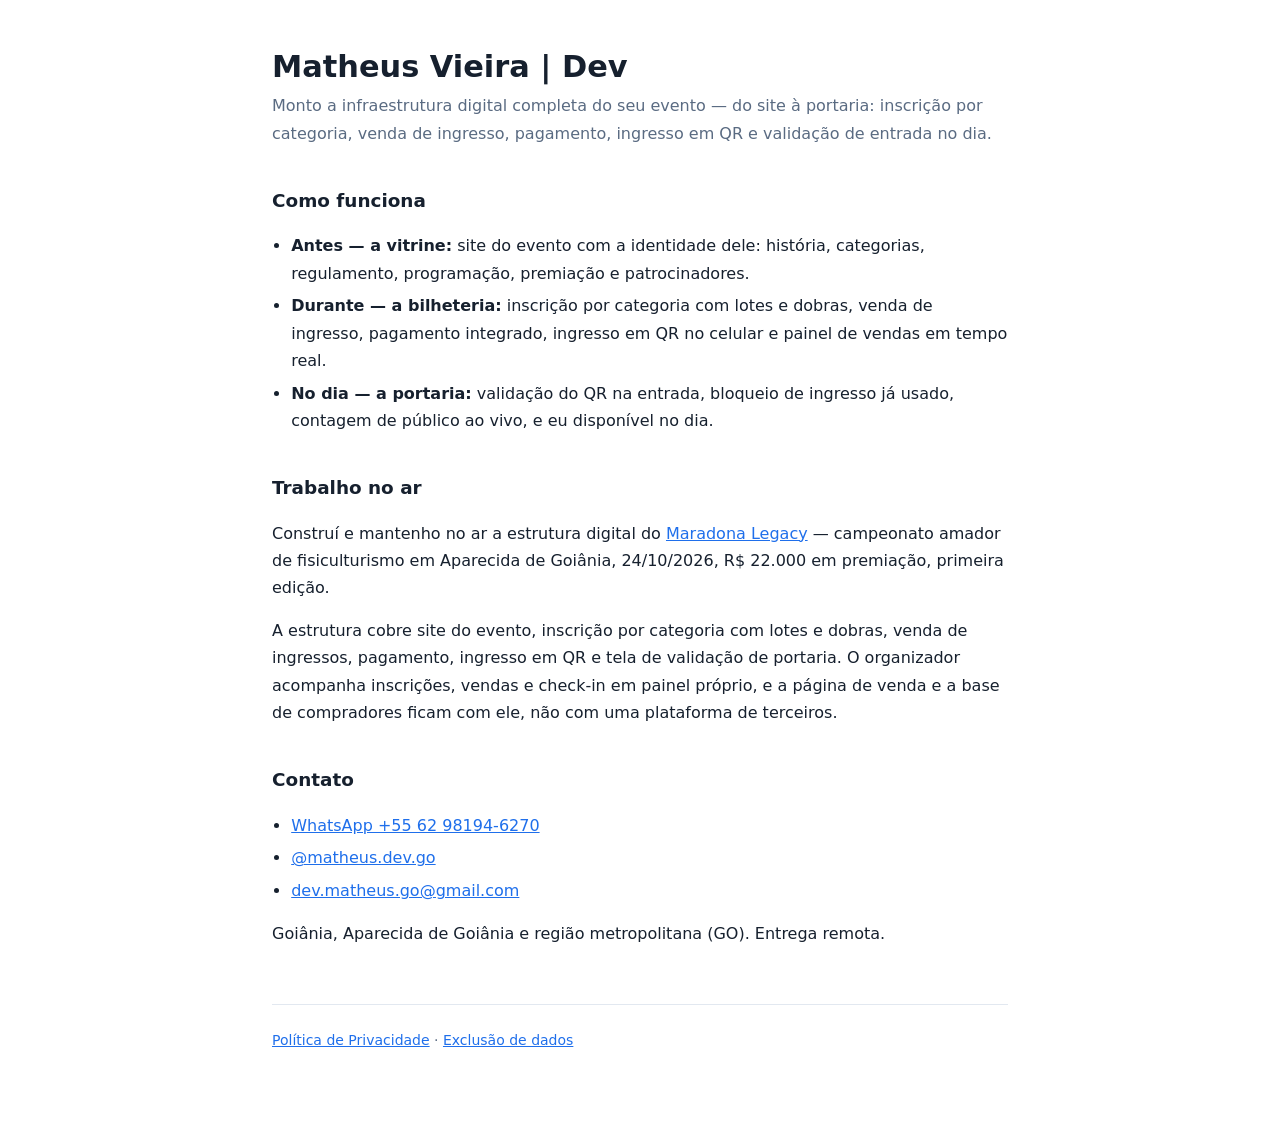
<file: index.html>
<!doctype html>
<html lang="pt-BR">
  <head>
    <meta charset="utf-8" />
    <meta name="viewport" content="width=device-width, initial-scale=1" />
    <title>Matheus Vieira | Dev</title>
    <meta
      name="description"
      content="Infraestrutura digital completa para eventos: do site à portaria. Matheus Vieira, desenvolvedor em Goiânia, GO."
    />
    <meta name="robots" content="index, follow" />
    <link rel="stylesheet" href="estilo.css" />
  </head>
  <body>
    <main>
      <h1>Matheus Vieira | Dev</h1>
      <p class="subtitulo">
        Monto a infraestrutura digital completa do seu evento — do site à portaria: inscrição por
        categoria, venda de ingresso, pagamento, ingresso em QR e validação de entrada no dia.
      </p>

      <h2>Como funciona</h2>
      <ul>
        <li>
          <strong>Antes — a vitrine:</strong> site do evento com a identidade dele: história,
          categorias, regulamento, programação, premiação e patrocinadores.
        </li>
        <li>
          <strong>Durante — a bilheteria:</strong> inscrição por categoria com lotes e dobras, venda
          de ingresso, pagamento integrado, ingresso em QR no celular e painel de vendas em tempo
          real.
        </li>
        <li>
          <strong>No dia — a portaria:</strong> validação do QR na entrada, bloqueio de ingresso já
          usado, contagem de público ao vivo, e eu disponível no dia.
        </li>
      </ul>

      <h2>Trabalho no ar</h2>
      <p>
        Construí e mantenho no ar a estrutura digital do
        <a href="https://www.maradona-legacy.com.br">Maradona Legacy</a> — campeonato amador de
        fisiculturismo em Aparecida de Goiânia, 24/10/2026, R$ 22.000 em premiação, primeira edição.
      </p>
      <p>
        A estrutura cobre site do evento, inscrição por categoria com lotes e dobras, venda de
        ingressos, pagamento, ingresso em QR e tela de validação de portaria. O organizador acompanha
        inscrições, vendas e check-in em painel próprio, e a página de venda e a base de compradores
        ficam com ele, não com uma plataforma de terceiros.
      </p>

      <h2>Contato</h2>
      <ul>
        <li><a href="https://wa.me/5562981946270">WhatsApp +55 62 98194-6270</a></li>
        <li><a href="https://www.instagram.com/matheus.dev.go/">@matheus.dev.go</a></li>
        <li><a href="mailto:dev.matheus.go@gmail.com">dev.matheus.go@gmail.com</a></li>
      </ul>
      <p>Goiânia, Aparecida de Goiânia e região metropolitana (GO). Entrega remota.</p>

      <footer>
        <a href="privacidade.html">Política de Privacidade</a> ·
        <a href="exclusao-de-dados.html">Exclusão de dados</a>
      </footer>
    </main>
  </body>
</html>
</file>
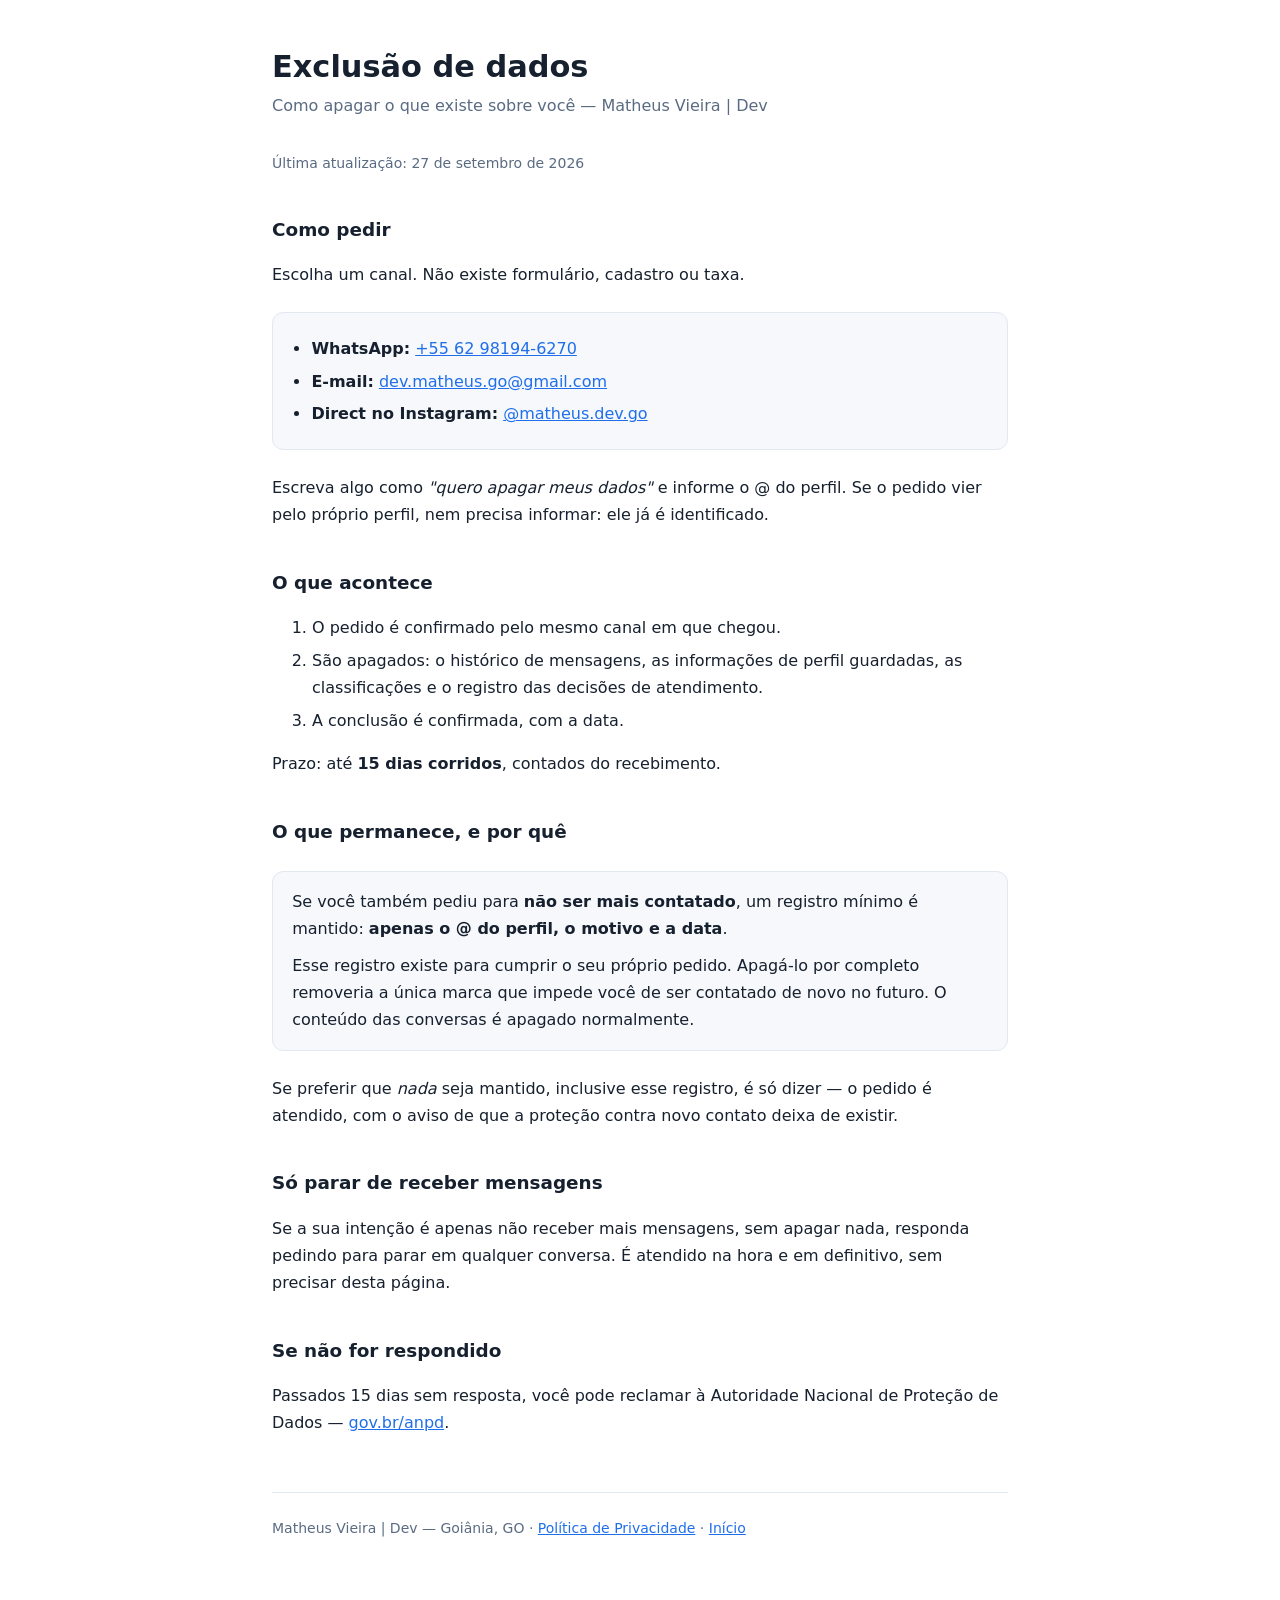
<file: exclusao-de-dados.html>
<!doctype html>
<html lang="pt-BR">
  <head>
    <meta charset="utf-8" />
    <meta name="viewport" content="width=device-width, initial-scale=1" />
    <title>Exclusão de dados — Matheus Vieira | Dev</title>
    <meta
      name="description"
      content="Como pedir a exclusão dos seus dados do atendimento por mensagens diretas do Instagram de Matheus Vieira."
    />
    <meta name="robots" content="index, follow" />
    <link rel="stylesheet" href="estilo.css" />
  </head>
  <body>
    <main>
      <h1>Exclusão de dados</h1>
      <p class="subtitulo">Como apagar o que existe sobre você — Matheus Vieira | Dev</p>
      <p class="atualizado">Última atualização: 27 de setembro de 2026</p>

      <h2>Como pedir</h2>
      <p>Escolha um canal. Não existe formulário, cadastro ou taxa.</p>
      <div class="caixa">
        <ul style="margin: 0">
          <li>
            <strong>WhatsApp:</strong>
            <a href="https://wa.me/5562981946270">+55 62 98194-6270</a>
          </li>
          <li>
            <strong>E-mail:</strong>
            <a href="mailto:dev.matheus.go@gmail.com">dev.matheus.go@gmail.com</a>
          </li>
          <li>
            <strong>Direct no Instagram:</strong>
            <a href="https://www.instagram.com/matheus.dev.go/">@matheus.dev.go</a>
          </li>
        </ul>
      </div>
      <p>
        Escreva algo como <em>"quero apagar meus dados"</em> e informe o @ do perfil. Se o pedido vier
        pelo próprio perfil, nem precisa informar: ele já é identificado.
      </p>

      <h2>O que acontece</h2>
      <ol>
        <li>O pedido é confirmado pelo mesmo canal em que chegou.</li>
        <li>
          São apagados: o histórico de mensagens, as informações de perfil guardadas, as
          classificações e o registro das decisões de atendimento.
        </li>
        <li>A conclusão é confirmada, com a data.</li>
      </ol>
      <p>Prazo: até <strong>15 dias corridos</strong>, contados do recebimento.</p>

      <h2>O que permanece, e por quê</h2>
      <div class="caixa">
        <p style="margin: 0 0 .6rem">
          Se você também pediu para <strong>não ser mais contatado</strong>, um registro mínimo é
          mantido: <strong>apenas o @ do perfil, o motivo e a data</strong>.
        </p>
        <p style="margin: 0">
          Esse registro existe para cumprir o seu próprio pedido. Apagá-lo por completo removeria a
          única marca que impede você de ser contatado de novo no futuro. O conteúdo das conversas é
          apagado normalmente.
        </p>
      </div>
      <p>
        Se preferir que <em>nada</em> seja mantido, inclusive esse registro, é só dizer — o pedido é
        atendido, com o aviso de que a proteção contra novo contato deixa de existir.
      </p>

      <h2>Só parar de receber mensagens</h2>
      <p>
        Se a sua intenção é apenas não receber mais mensagens, sem apagar nada, responda pedindo para
        parar em qualquer conversa. É atendido na hora e em definitivo, sem precisar desta página.
      </p>

      <h2>Se não for respondido</h2>
      <p>
        Passados 15 dias sem resposta, você pode reclamar à Autoridade Nacional de Proteção de Dados
        — <a href="https://www.gov.br/anpd/">gov.br/anpd</a>.
      </p>

      <footer>
        Matheus Vieira | Dev — Goiânia, GO ·
        <a href="privacidade.html">Política de Privacidade</a> ·
        <a href="index.html">Início</a>
      </footer>
    </main>
  </body>
</html>
</file>
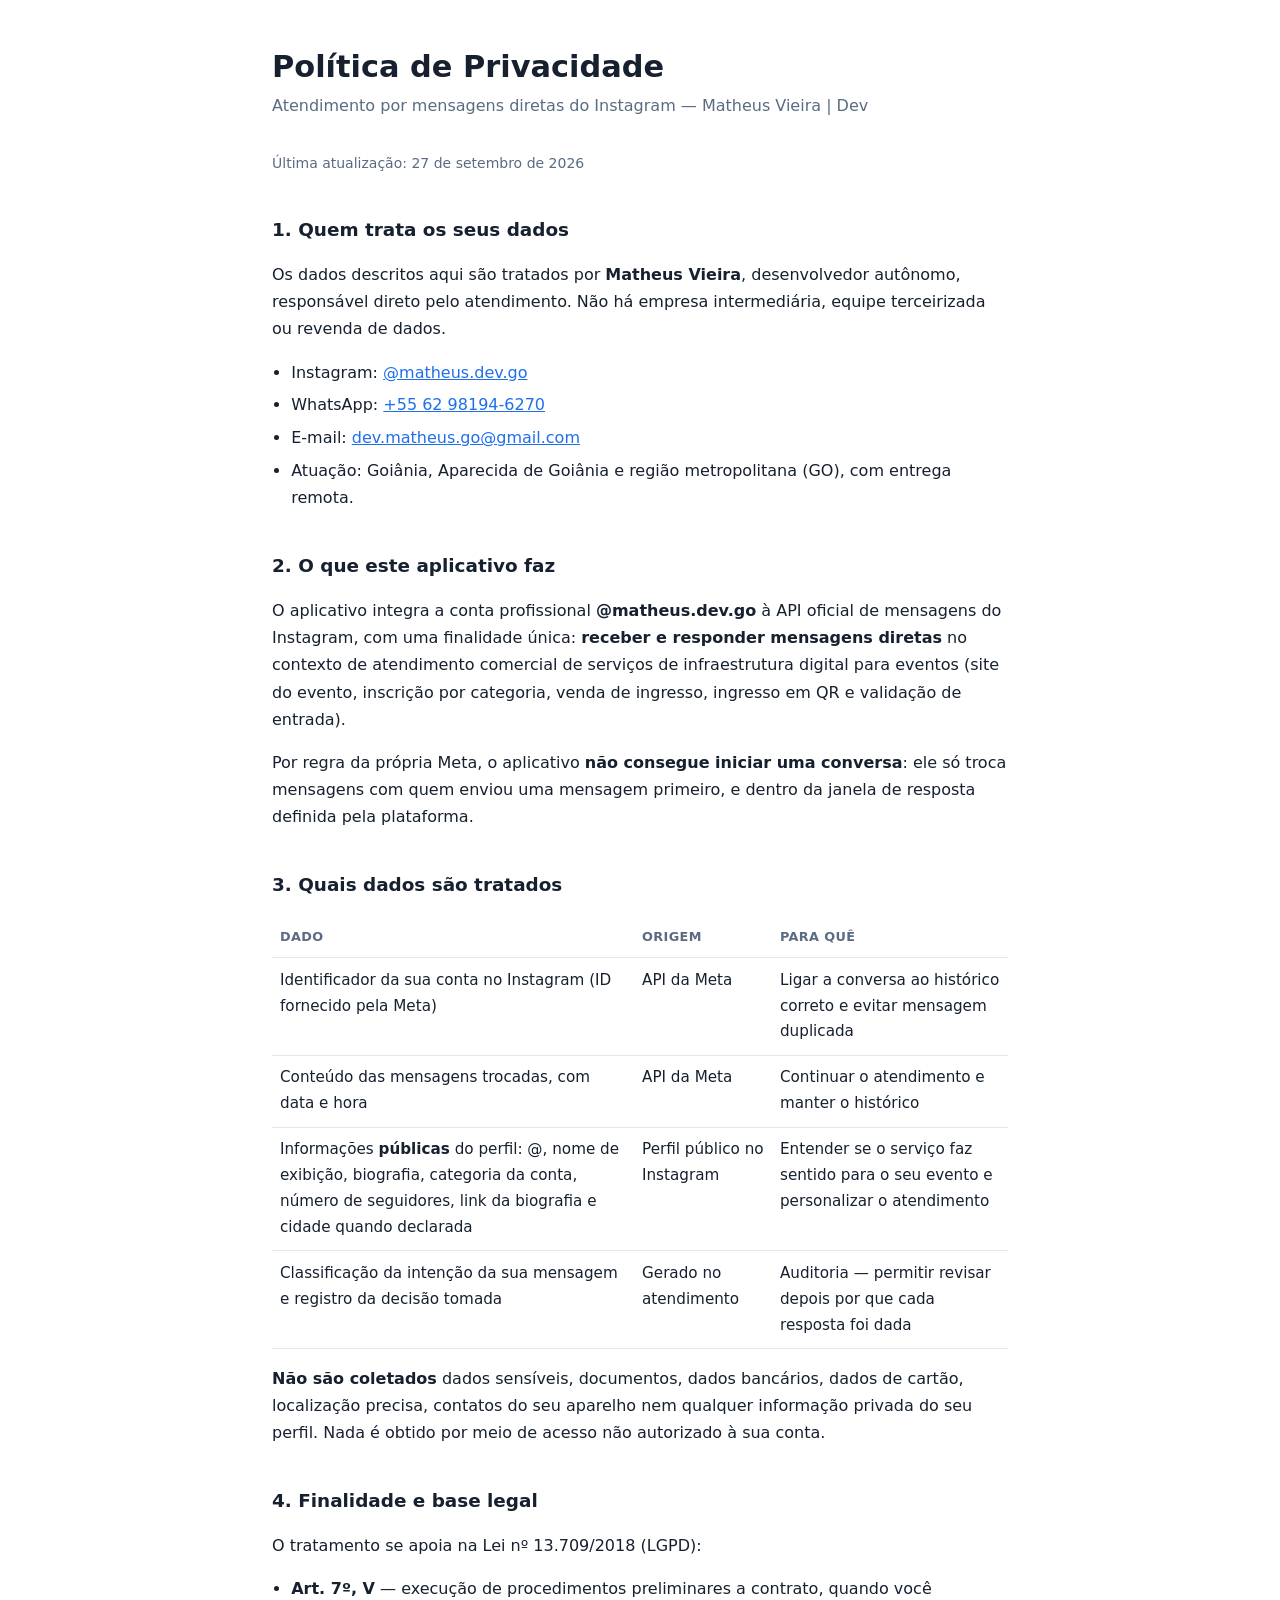
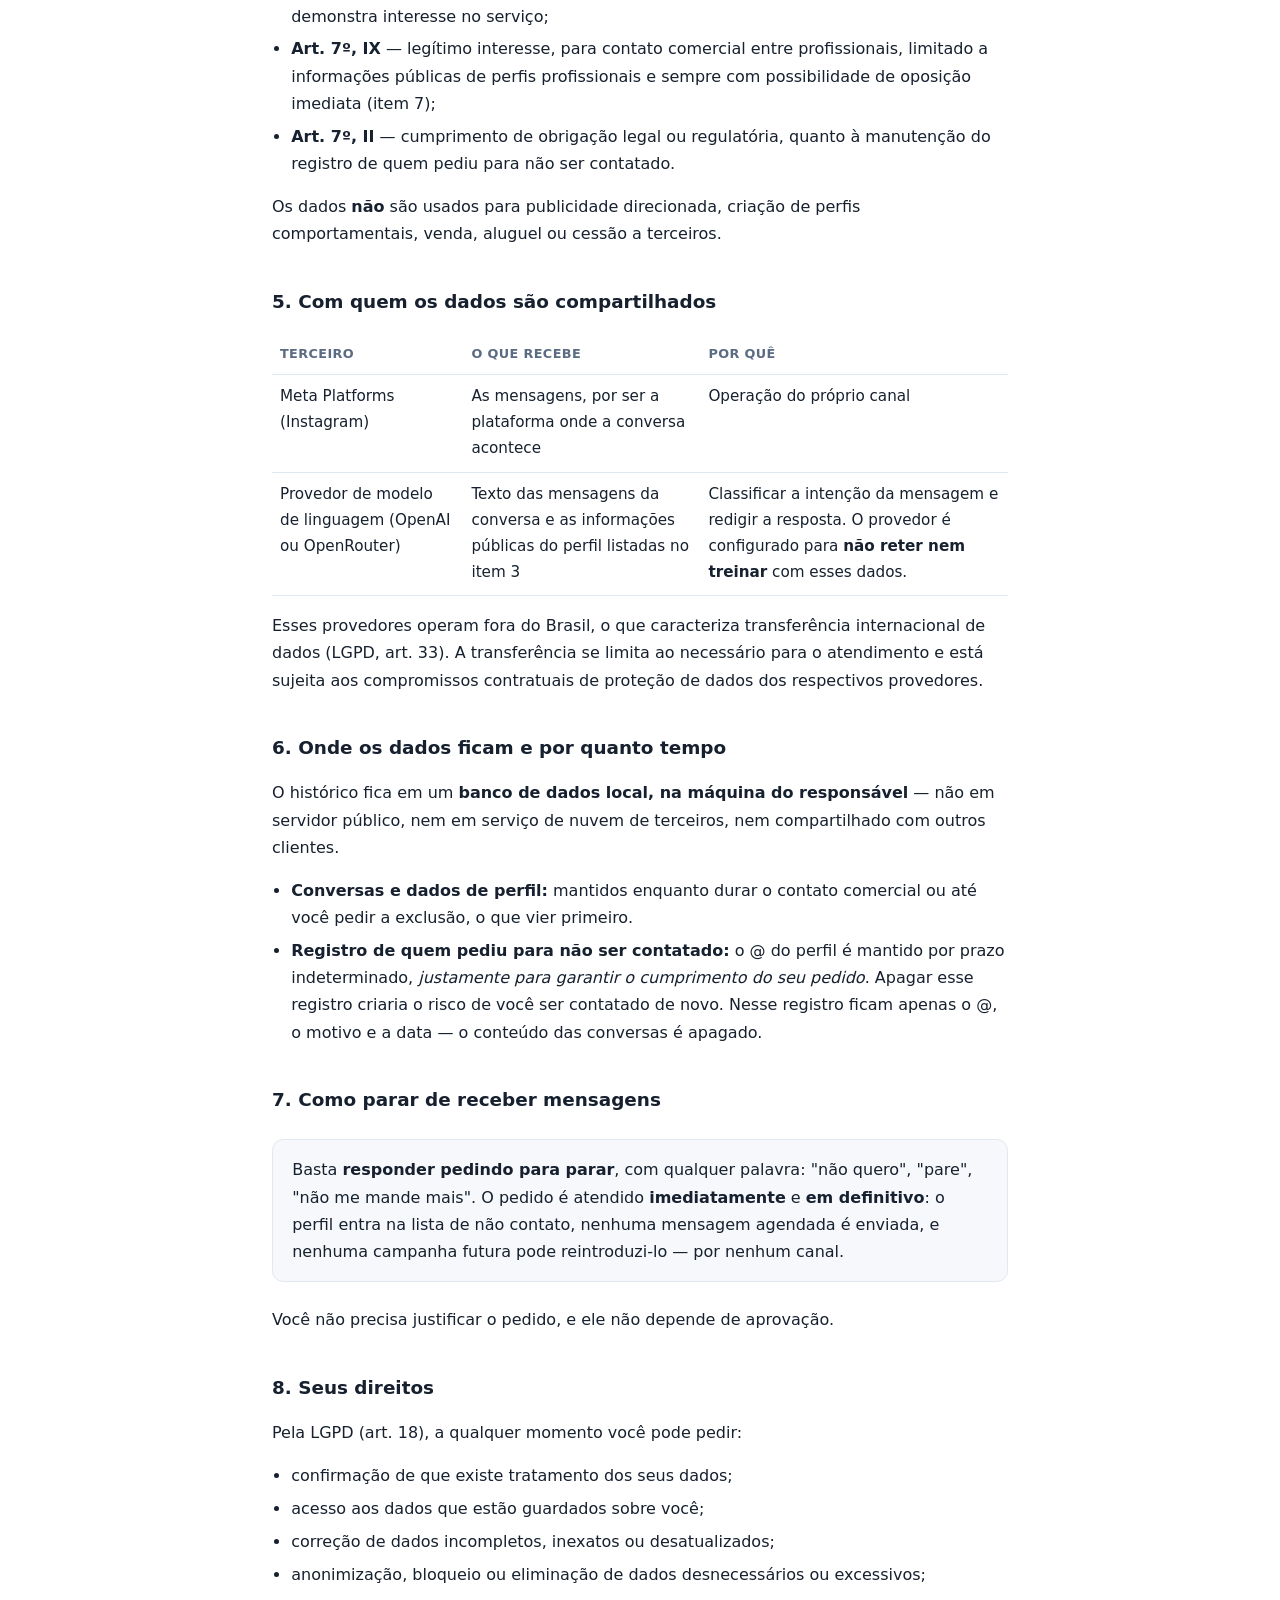
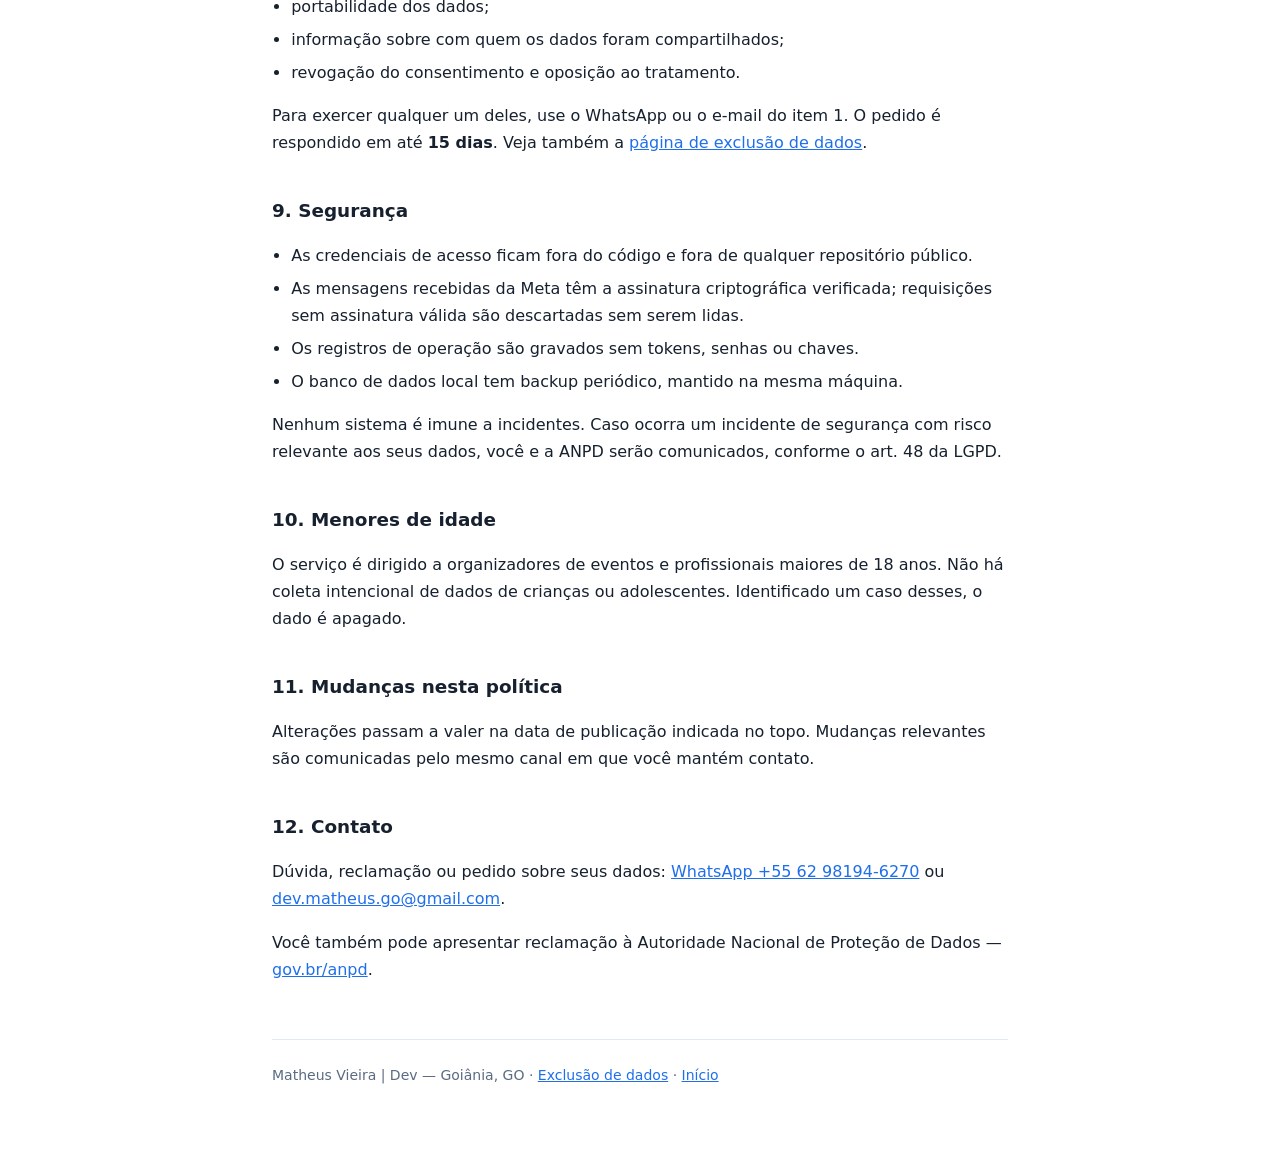
<file: privacidade.html>
<!doctype html>
<html lang="pt-BR">
  <head>
    <meta charset="utf-8" />
    <meta name="viewport" content="width=device-width, initial-scale=1" />
    <title>Política de Privacidade — Matheus Vieira | Dev</title>
    <meta
      name="description"
      content="Como os dados são tratados no atendimento por mensagens diretas do Instagram de Matheus Vieira, desenvolvedor de infraestrutura digital para eventos."
    />
    <meta name="robots" content="index, follow" />
    <link rel="stylesheet" href="estilo.css" />
  </head>
  <body>
    <main>
      <h1>Política de Privacidade</h1>
      <p class="subtitulo">
        Atendimento por mensagens diretas do Instagram — Matheus Vieira | Dev
      </p>
      <p class="atualizado">Última atualização: 27 de setembro de 2026</p>

      <h2>1. Quem trata os seus dados</h2>
      <p>
        Os dados descritos aqui são tratados por <strong>Matheus Vieira</strong>, desenvolvedor
        autônomo, responsável direto pelo atendimento. Não há empresa intermediária, equipe
        terceirizada ou revenda de dados.
      </p>
      <ul>
        <li>Instagram: <a href="https://www.instagram.com/matheus.dev.go/">@matheus.dev.go</a></li>
        <li>WhatsApp: <a href="https://wa.me/5562981946270">+55 62 98194-6270</a></li>
        <li>E-mail: <a href="mailto:dev.matheus.go@gmail.com">dev.matheus.go@gmail.com</a></li>
        <li>Atuação: Goiânia, Aparecida de Goiânia e região metropolitana (GO), com entrega remota.</li>
      </ul>

      <h2>2. O que este aplicativo faz</h2>
      <p>
        O aplicativo integra a conta profissional <strong>@matheus.dev.go</strong> à API oficial de
        mensagens do Instagram, com uma finalidade única: <strong>receber e responder mensagens
        diretas</strong> no contexto de atendimento comercial de serviços de infraestrutura digital
        para eventos (site do evento, inscrição por categoria, venda de ingresso, ingresso em QR e
        validação de entrada).
      </p>
      <p>
        Por regra da própria Meta, o aplicativo <strong>não consegue iniciar uma conversa</strong>:
        ele só troca mensagens com quem enviou uma mensagem primeiro, e dentro da janela de resposta
        definida pela plataforma.
      </p>

      <h2>3. Quais dados são tratados</h2>
      <table>
        <thead>
          <tr>
            <th>Dado</th>
            <th>Origem</th>
            <th>Para quê</th>
          </tr>
        </thead>
        <tbody>
          <tr>
            <td>Identificador da sua conta no Instagram (ID fornecido pela Meta)</td>
            <td>API da Meta</td>
            <td>Ligar a conversa ao histórico correto e evitar mensagem duplicada</td>
          </tr>
          <tr>
            <td>Conteúdo das mensagens trocadas, com data e hora</td>
            <td>API da Meta</td>
            <td>Continuar o atendimento e manter o histórico</td>
          </tr>
          <tr>
            <td>
              Informações <strong>públicas</strong> do perfil: @, nome de exibição, biografia,
              categoria da conta, número de seguidores, link da biografia e cidade quando declarada
            </td>
            <td>Perfil público no Instagram</td>
            <td>
              Entender se o serviço faz sentido para o seu evento e personalizar o atendimento
            </td>
          </tr>
          <tr>
            <td>Classificação da intenção da sua mensagem e registro da decisão tomada</td>
            <td>Gerado no atendimento</td>
            <td>Auditoria — permitir revisar depois por que cada resposta foi dada</td>
          </tr>
        </tbody>
      </table>
      <p>
        <strong>Não são coletados</strong> dados sensíveis, documentos, dados bancários, dados de
        cartão, localização precisa, contatos do seu aparelho nem qualquer informação privada do seu
        perfil. Nada é obtido por meio de acesso não autorizado à sua conta.
      </p>

      <h2>4. Finalidade e base legal</h2>
      <p>O tratamento se apoia na Lei nº 13.709/2018 (LGPD):</p>
      <ul>
        <li>
          <strong>Art. 7º, V</strong> — execução de procedimentos preliminares a contrato, quando
          você demonstra interesse no serviço;
        </li>
        <li>
          <strong>Art. 7º, IX</strong> — legítimo interesse, para contato comercial entre
          profissionais, limitado a informações públicas de perfis profissionais e sempre com
          possibilidade de oposição imediata (item 7);
        </li>
        <li>
          <strong>Art. 7º, II</strong> — cumprimento de obrigação legal ou regulatória, quanto à
          manutenção do registro de quem pediu para não ser contatado.
        </li>
      </ul>
      <p>
        Os dados <strong>não</strong> são usados para publicidade direcionada, criação de perfis
        comportamentais, venda, aluguel ou cessão a terceiros.
      </p>

      <h2>5. Com quem os dados são compartilhados</h2>
      <table>
        <thead>
          <tr>
            <th>Terceiro</th>
            <th>O que recebe</th>
            <th>Por quê</th>
          </tr>
        </thead>
        <tbody>
          <tr>
            <td>Meta Platforms (Instagram)</td>
            <td>As mensagens, por ser a plataforma onde a conversa acontece</td>
            <td>Operação do próprio canal</td>
          </tr>
          <tr>
            <td>Provedor de modelo de linguagem (OpenAI ou OpenRouter)</td>
            <td>
              Texto das mensagens da conversa e as informações públicas do perfil listadas no item 3
            </td>
            <td>
              Classificar a intenção da mensagem e redigir a resposta. O provedor é configurado para
              <strong>não reter nem treinar</strong> com esses dados.
            </td>
          </tr>
        </tbody>
      </table>
      <p>
        Esses provedores operam fora do Brasil, o que caracteriza transferência internacional de
        dados (LGPD, art. 33). A transferência se limita ao necessário para o atendimento e está
        sujeita aos compromissos contratuais de proteção de dados dos respectivos provedores.
      </p>

      <h2>6. Onde os dados ficam e por quanto tempo</h2>
      <p>
        O histórico fica em um <strong>banco de dados local, na máquina do responsável</strong> — não
        em servidor público, nem em serviço de nuvem de terceiros, nem compartilhado com outros
        clientes.
      </p>
      <ul>
        <li>
          <strong>Conversas e dados de perfil:</strong> mantidos enquanto durar o contato comercial
          ou até você pedir a exclusão, o que vier primeiro.
        </li>
        <li>
          <strong>Registro de quem pediu para não ser contatado:</strong> o @ do perfil é mantido por
          prazo indeterminado, <em>justamente para garantir o cumprimento do seu pedido</em>. Apagar
          esse registro criaria o risco de você ser contatado de novo. Nesse registro ficam apenas o
          @, o motivo e a data — o conteúdo das conversas é apagado.
        </li>
      </ul>

      <h2>7. Como parar de receber mensagens</h2>
      <div class="caixa">
        <p style="margin: 0">
          Basta <strong>responder pedindo para parar</strong>, com qualquer palavra: "não quero",
          "pare", "não me mande mais". O pedido é atendido <strong>imediatamente</strong> e
          <strong>em definitivo</strong>: o perfil entra na lista de não contato, nenhuma mensagem
          agendada é enviada, e nenhuma campanha futura pode reintroduzi-lo — por nenhum canal.
        </p>
      </div>
      <p>Você não precisa justificar o pedido, e ele não depende de aprovação.</p>

      <h2>8. Seus direitos</h2>
      <p>Pela LGPD (art. 18), a qualquer momento você pode pedir:</p>
      <ul>
        <li>confirmação de que existe tratamento dos seus dados;</li>
        <li>acesso aos dados que estão guardados sobre você;</li>
        <li>correção de dados incompletos, inexatos ou desatualizados;</li>
        <li>anonimização, bloqueio ou eliminação de dados desnecessários ou excessivos;</li>
        <li>portabilidade dos dados;</li>
        <li>informação sobre com quem os dados foram compartilhados;</li>
        <li>revogação do consentimento e oposição ao tratamento.</li>
      </ul>
      <p>
        Para exercer qualquer um deles, use o WhatsApp ou o e-mail do item 1. O pedido é respondido
        em até <strong>15 dias</strong>. Veja também a
        <a href="exclusao-de-dados.html">página de exclusão de dados</a>.
      </p>

      <h2>9. Segurança</h2>
      <ul>
        <li>As credenciais de acesso ficam fora do código e fora de qualquer repositório público.</li>
        <li>As mensagens recebidas da Meta têm a assinatura criptográfica verificada; requisições sem assinatura válida são descartadas sem serem lidas.</li>
        <li>Os registros de operação são gravados sem tokens, senhas ou chaves.</li>
        <li>O banco de dados local tem backup periódico, mantido na mesma máquina.</li>
      </ul>
      <p>
        Nenhum sistema é imune a incidentes. Caso ocorra um incidente de segurança com risco
        relevante aos seus dados, você e a ANPD serão comunicados, conforme o art. 48 da LGPD.
      </p>

      <h2>10. Menores de idade</h2>
      <p>
        O serviço é dirigido a organizadores de eventos e profissionais maiores de 18 anos. Não há
        coleta intencional de dados de crianças ou adolescentes. Identificado um caso desses, o dado
        é apagado.
      </p>

      <h2>11. Mudanças nesta política</h2>
      <p>
        Alterações passam a valer na data de publicação indicada no topo. Mudanças relevantes são
        comunicadas pelo mesmo canal em que você mantém contato.
      </p>

      <h2>12. Contato</h2>
      <p>
        Dúvida, reclamação ou pedido sobre seus dados:
        <a href="https://wa.me/5562981946270">WhatsApp +55 62 98194-6270</a> ou
        <a href="mailto:dev.matheus.go@gmail.com">dev.matheus.go@gmail.com</a>.
      </p>
      <p>
        Você também pode apresentar reclamação à Autoridade Nacional de Proteção de Dados —
        <a href="https://www.gov.br/anpd/">gov.br/anpd</a>.
      </p>

      <footer>
        Matheus Vieira | Dev — Goiânia, GO ·
        <a href="exclusao-de-dados.html">Exclusão de dados</a> ·
        <a href="index.html">Início</a>
      </footer>
    </main>
  </body>
</html>
</file>
<file: estilo.css>
:root {
  --tinta: #16202e;
  --suave: #5a6b82;
  --borda: #e2e8f0;
  --destaque: #1f6feb;
  --fundo: #ffffff;
  --caixa: #f6f8fb;
}

@media (prefers-color-scheme: dark) {
  :root {
    --tinta: #e6edf7;
    --suave: #9aabc2;
    --borda: #24314a;
    --destaque: #6cb0ff;
    --fundo: #0d1320;
    --caixa: #141d2e;
  }
}

* { box-sizing: border-box; }

body {
  margin: 0;
  padding: 3rem 1rem 5rem;
  background: var(--fundo);
  color: var(--tinta);
  font: 16px/1.7 ui-sans-serif, system-ui, -apple-system, "Segoe UI", sans-serif;
}

main { max-width: 46rem; margin: 0 auto; }

h1 { font-size: 1.9rem; line-height: 1.25; margin: 0 0 .4rem; }
h2 { font-size: 1.15rem; margin: 2.4rem 0 .6rem; }
h3 { font-size: 1rem; margin: 1.6rem 0 .4rem; }

.subtitulo { color: var(--suave); margin: 0 0 2rem; }
.atualizado { color: var(--suave); font-size: .875rem; }

a { color: var(--destaque); }

table { width: 100%; border-collapse: collapse; margin: 1rem 0; font-size: .95rem; }
th, td { text-align: left; padding: .6rem .5rem; border-bottom: 1px solid var(--borda); vertical-align: top; }
th { color: var(--suave); font-weight: 600; font-size: .8rem; text-transform: uppercase; letter-spacing: .03em; }

.caixa {
  background: var(--caixa);
  border: 1px solid var(--borda);
  border-radius: .7rem;
  padding: 1rem 1.2rem;
  margin: 1.5rem 0;
}

ul { padding-left: 1.2rem; }
li { margin: .35rem 0; }

footer {
  margin-top: 3.5rem;
  padding-top: 1.5rem;
  border-top: 1px solid var(--borda);
  color: var(--suave);
  font-size: .875rem;
}
</file>
